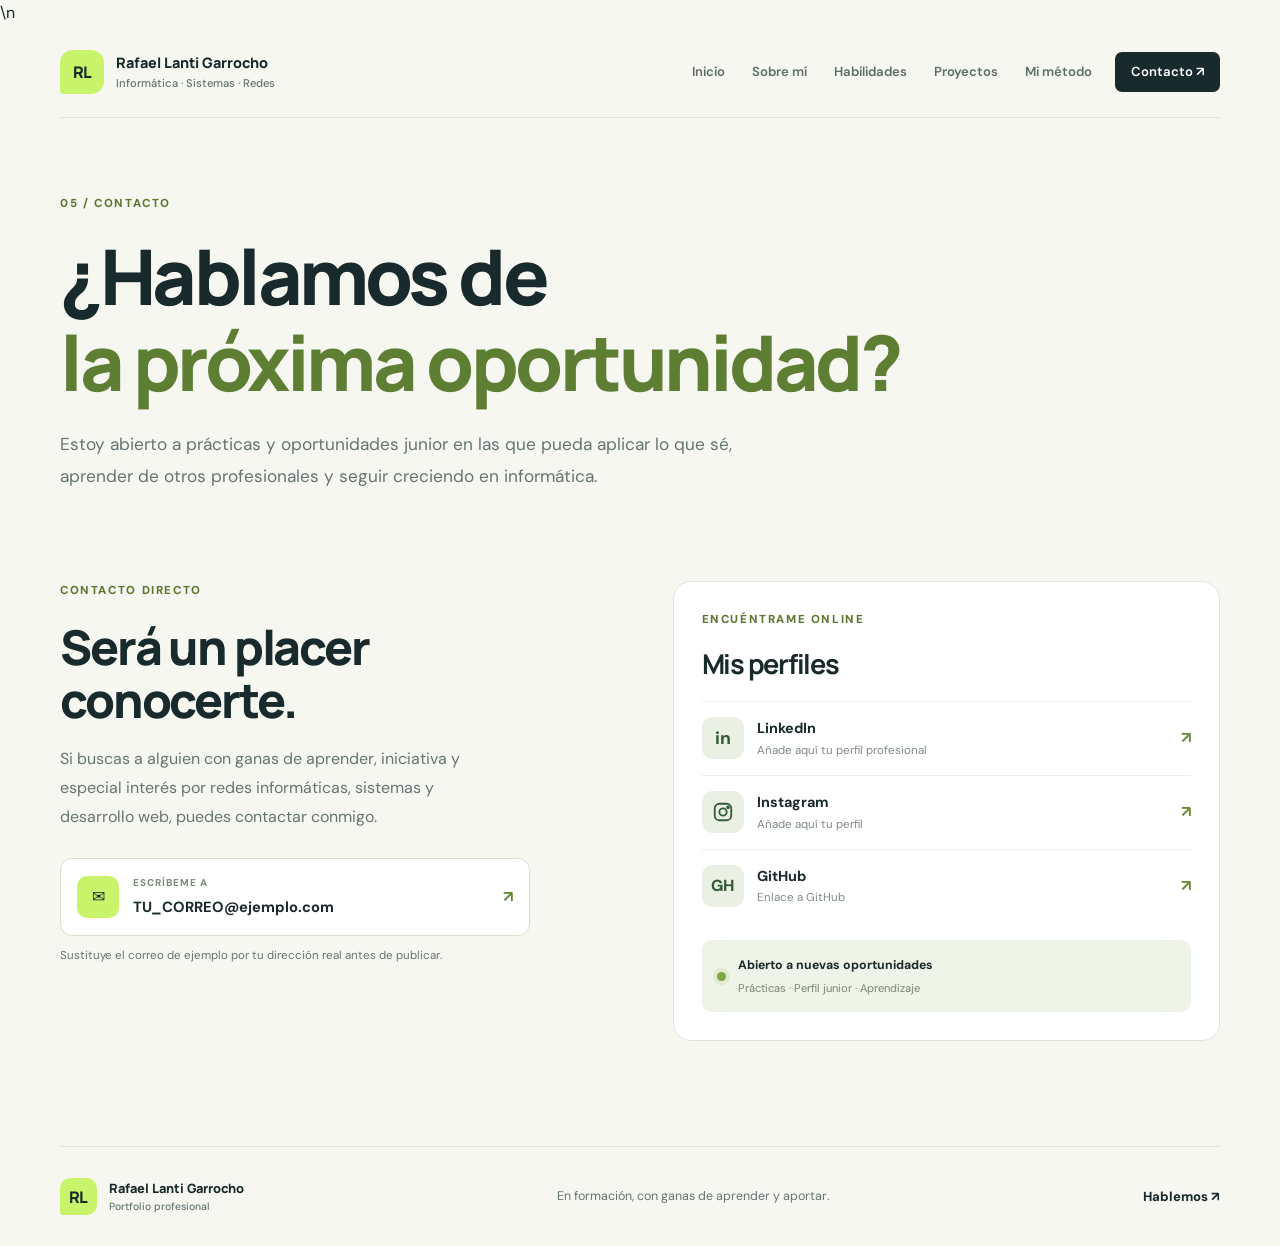
<file: contacto.html>
<!DOCTYPE html>
<html lang="es"><head><meta charset="UTF-8"><meta name="viewport" content="width=device-width, initial-scale=1.0"><meta name="description" content="Contacta con Rafael Lanti Garrocho para oportunidades junior, prácticas y colaboraciones."><title>Contacto | Rafael Lanti Garrocho</title><link rel="stylesheet" href="css/styles.css">\n<link rel="stylesheet" href="css/paginas/contacto.css"></head>
<body><header class="site-header">
<a class="brand" href="index.html"><span class="brand-mark">RL</span><span class="brand-name">Rafael Lanti Garrocho<small>Informática · Sistemas · Redes</small></span></a>
<nav class="nav" aria-label="Navegación principal">
<a href="index.html" class="">Inicio</a><a href="sobre-mi.html" class="">Sobre mí</a><a href="habilidades.html" class="">Habilidades</a><a href="proyectos.html" class="">Proyectos</a><a href="proceso.html" class="">Mi método</a><a class="nav-contact" href="contacto.html">Contacto ↗</a>
</nav></header><main>
<section class="inner-hero wrap"><p class="eyebrow">05 / CONTACTO</p><h1>¿Hablamos de<br><span>la próxima oportunidad?</span></h1><p class="inner-lead">Estoy abierto a prácticas y oportunidades junior en las que pueda aplicar lo que sé, aprender de otros profesionales y seguir creciendo en informática.</p></section>
<section class="section wrap contact-layout"><div class="contact-main"><p class="eyebrow">CONTACTO DIRECTO</p><h2>Será un placer<br>conocerte.</h2><p>Si buscas a alguien con ganas de aprender, iniciativa y especial interés por redes informáticas, sistemas y desarrollo web, puedes contactar conmigo.</p><a class="email-button" href="mailto:TU_CORREO@ejemplo.com"><span class="email-icon">✉</span><span><small>ESCRÍBEME A</small><strong>TU_CORREO@ejemplo.com</strong></span><b>↗</b></a><p class="replace-note">Sustituye el correo de ejemplo por tu dirección real antes de publicar.</p></div>
<div class="social-panel"><p class="eyebrow">ENCUÉNTRAME ONLINE</p><h3>Mis perfiles</h3>
<!-- Reemplaza los href de LinkedIn e Instagram con las URL reales. -->
<a class="social-row" href="https://www.linkedin.com/in/rafael-lanti-garrocho-1a99183ab?utm_source=share_via&utm_content=profile&utm_medium=member_ios" target="_blank" rel="noopener noreferrer"><span class="social-logo linkedin-logo">in</span><span><strong>LinkedIn</strong><small>Añade aquí tu perfil profesional</small></span><b>↗</b></a>
<a class="social-row" href="https://www.instagram.com/_rafa_07_?rpxt=ZnczYmphZ2oycDF4&utm_source=qr" target="_blank" rel="noopener noreferrer"><span class="social-logo instagram-logo"><svg viewBox="0 0 24 24" aria-hidden="true"><rect x="3" y="3" width="18" height="18" rx="5"></rect><circle cx="12" cy="12" r="4"></circle><circle cx="17.5" cy="6.8" r="1"></circle></svg></span><span><strong>Instagram</strong><small>Añade aquí tu perfil</small></span><b>↗</b></a>
<a class="social-row" href="https://github.com/" target="_blank" rel="noopener noreferrer"><span class="social-logo">GH</span><span><strong>GitHub</strong><small>Enlace a GitHub</small></span><b>↗</b></a>
<div class="availability-box"><i></i><span><strong>Abierto a nuevas oportunidades</strong><small>Prácticas · Perfil junior · Aprendizaje</small></span></div></div></section>
</main><footer class="site-footer"><a class="brand" href="index.html"><span class="brand-mark">RL</span><span class="brand-name">Rafael Lanti Garrocho<small>Portfolio profesional</small></span></a><p>En formación, con ganas de aprender y aportar.</p><a href="contacto.html">Hablemos ↗</a></footer></body></html>
</file>
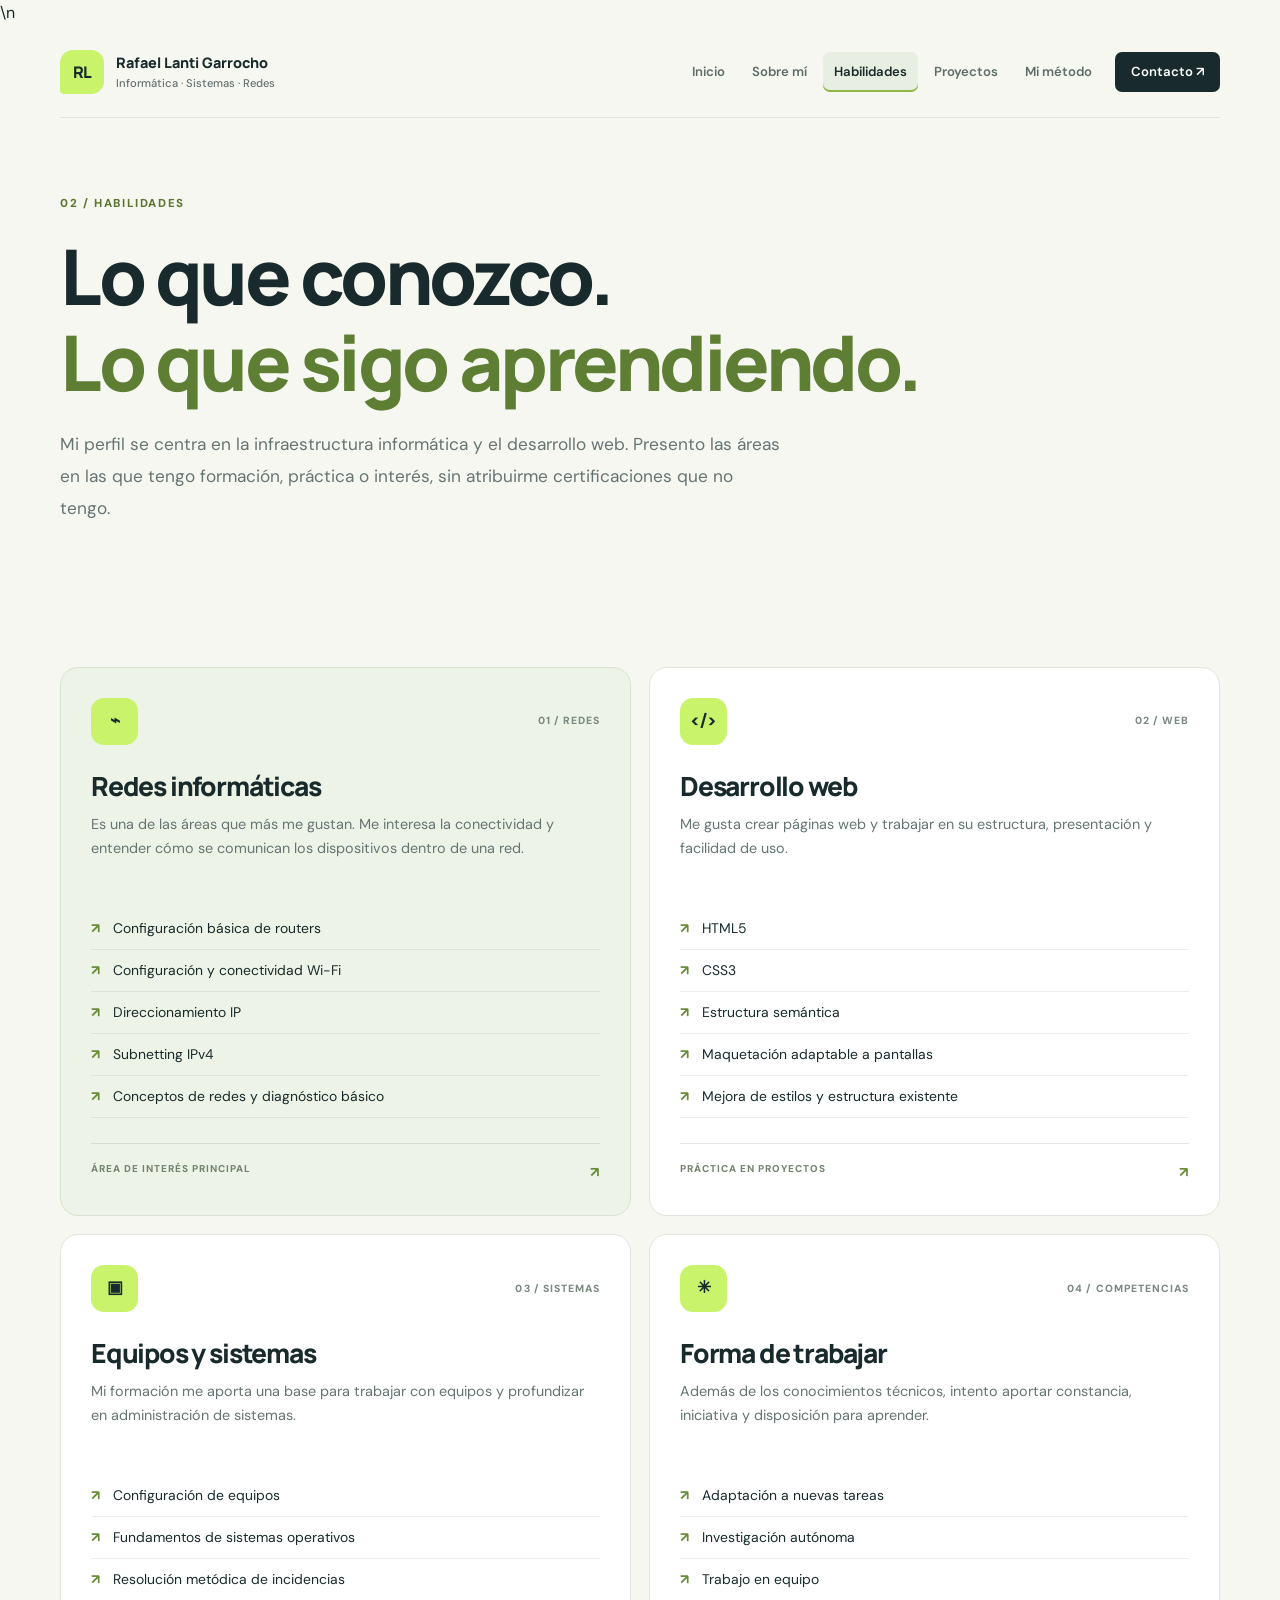
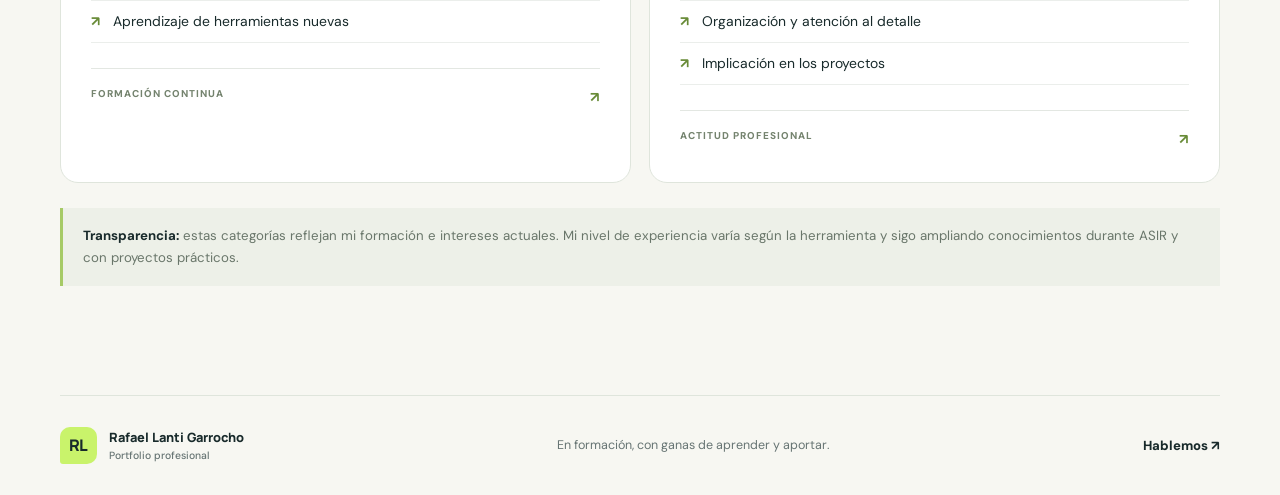
<file: habilidades.html>
<!DOCTYPE html>
<html lang="es"><head><meta charset="UTF-8"><meta name="viewport" content="width=device-width, initial-scale=1.0"><meta name="description" content="Competencias en redes informáticas, sistemas y desarrollo web de Rafael Lanti Garrocho."><title>Habilidades | Rafael Lanti Garrocho</title><link rel="stylesheet" href="css/styles.css">\n<link rel="stylesheet" href="css/paginas/habilidades.css"></head>
<body><header class="site-header">
<a class="brand" href="index.html"><span class="brand-mark">RL</span><span class="brand-name">Rafael Lanti Garrocho<small>Informática · Sistemas · Redes</small></span></a>
<nav class="nav" aria-label="Navegación principal">
<a href="index.html" class="">Inicio</a><a href="sobre-mi.html" class="">Sobre mí</a><a href="habilidades.html" class="active">Habilidades</a><a href="proyectos.html" class="">Proyectos</a><a href="proceso.html" class="">Mi método</a><a class="nav-contact" href="contacto.html">Contacto ↗</a>
</nav></header><main>
<section class="inner-hero wrap"><p class="eyebrow">02 / HABILIDADES</p><h1>Lo que conozco.<br><span>Lo que sigo aprendiendo.</span></h1><p class="inner-lead">Mi perfil se centra en la infraestructura informática y el desarrollo web. Presento las áreas en las que tengo formación, práctica o interés, sin atribuirme certificaciones que no tengo.</p></section>
<section class="section wrap"><div class="skills-grid">
<article class="skill-card skill-featured"><div class="skill-heading"><span>⌁</span><small>01 / REDES</small></div><h2>Redes informáticas</h2><p>Es una de las áreas que más me gustan. Me interesa la conectividad y entender cómo se comunican los dispositivos dentro de una red.</p><ul><li>Configuración básica de routers</li><li>Configuración y conectividad Wi-Fi</li><li>Direccionamiento IP</li><li>Subnetting IPv4</li><li>Conceptos de redes y diagnóstico básico</li></ul><div class="skill-bottom">ÁREA DE INTERÉS PRINCIPAL <b>↗</b></div></article>
<article class="skill-card"><div class="skill-heading"><span>&lt;/&gt;</span><small>02 / WEB</small></div><h2>Desarrollo web</h2><p>Me gusta crear páginas web y trabajar en su estructura, presentación y facilidad de uso.</p><ul><li>HTML5</li><li>CSS3</li><li>Estructura semántica</li><li>Maquetación adaptable a pantallas</li><li>Mejora de estilos y estructura existente</li></ul><div class="skill-bottom">PRÁCTICA EN PROYECTOS <b>↗</b></div></article>
<article class="skill-card"><div class="skill-heading"><span>▣</span><small>03 / SISTEMAS</small></div><h2>Equipos y sistemas</h2><p>Mi formación me aporta una base para trabajar con equipos y profundizar en administración de sistemas.</p><ul><li>Configuración de equipos</li><li>Fundamentos de sistemas operativos</li><li>Resolución metódica de incidencias</li><li>Aprendizaje de herramientas nuevas</li></ul><div class="skill-bottom">FORMACIÓN CONTINUA <b>↗</b></div></article>
<article class="skill-card"><div class="skill-heading"><span>✳</span><small>04 / COMPETENCIAS</small></div><h2>Forma de trabajar</h2><p>Además de los conocimientos técnicos, intento aportar constancia, iniciativa y disposición para aprender.</p><ul><li>Adaptación a nuevas tareas</li><li>Investigación autónoma</li><li>Trabajo en equipo</li><li>Organización y atención al detalle</li><li>Implicación en los proyectos</li></ul><div class="skill-bottom">ACTITUD PROFESIONAL <b>↗</b></div></article>
</div><p class="disclaimer"><strong>Transparencia:</strong> estas categorías reflejan mi formación e intereses actuales. Mi nivel de experiencia varía según la herramienta y sigo ampliando conocimientos durante ASIR y con proyectos prácticos.</p></section>
</main><footer class="site-footer"><a class="brand" href="index.html"><span class="brand-mark">RL</span><span class="brand-name">Rafael Lanti Garrocho<small>Portfolio profesional</small></span></a><p>En formación, con ganas de aprender y aportar.</p><a href="contacto.html">Hablemos ↗</a></footer></body></html>
</file>
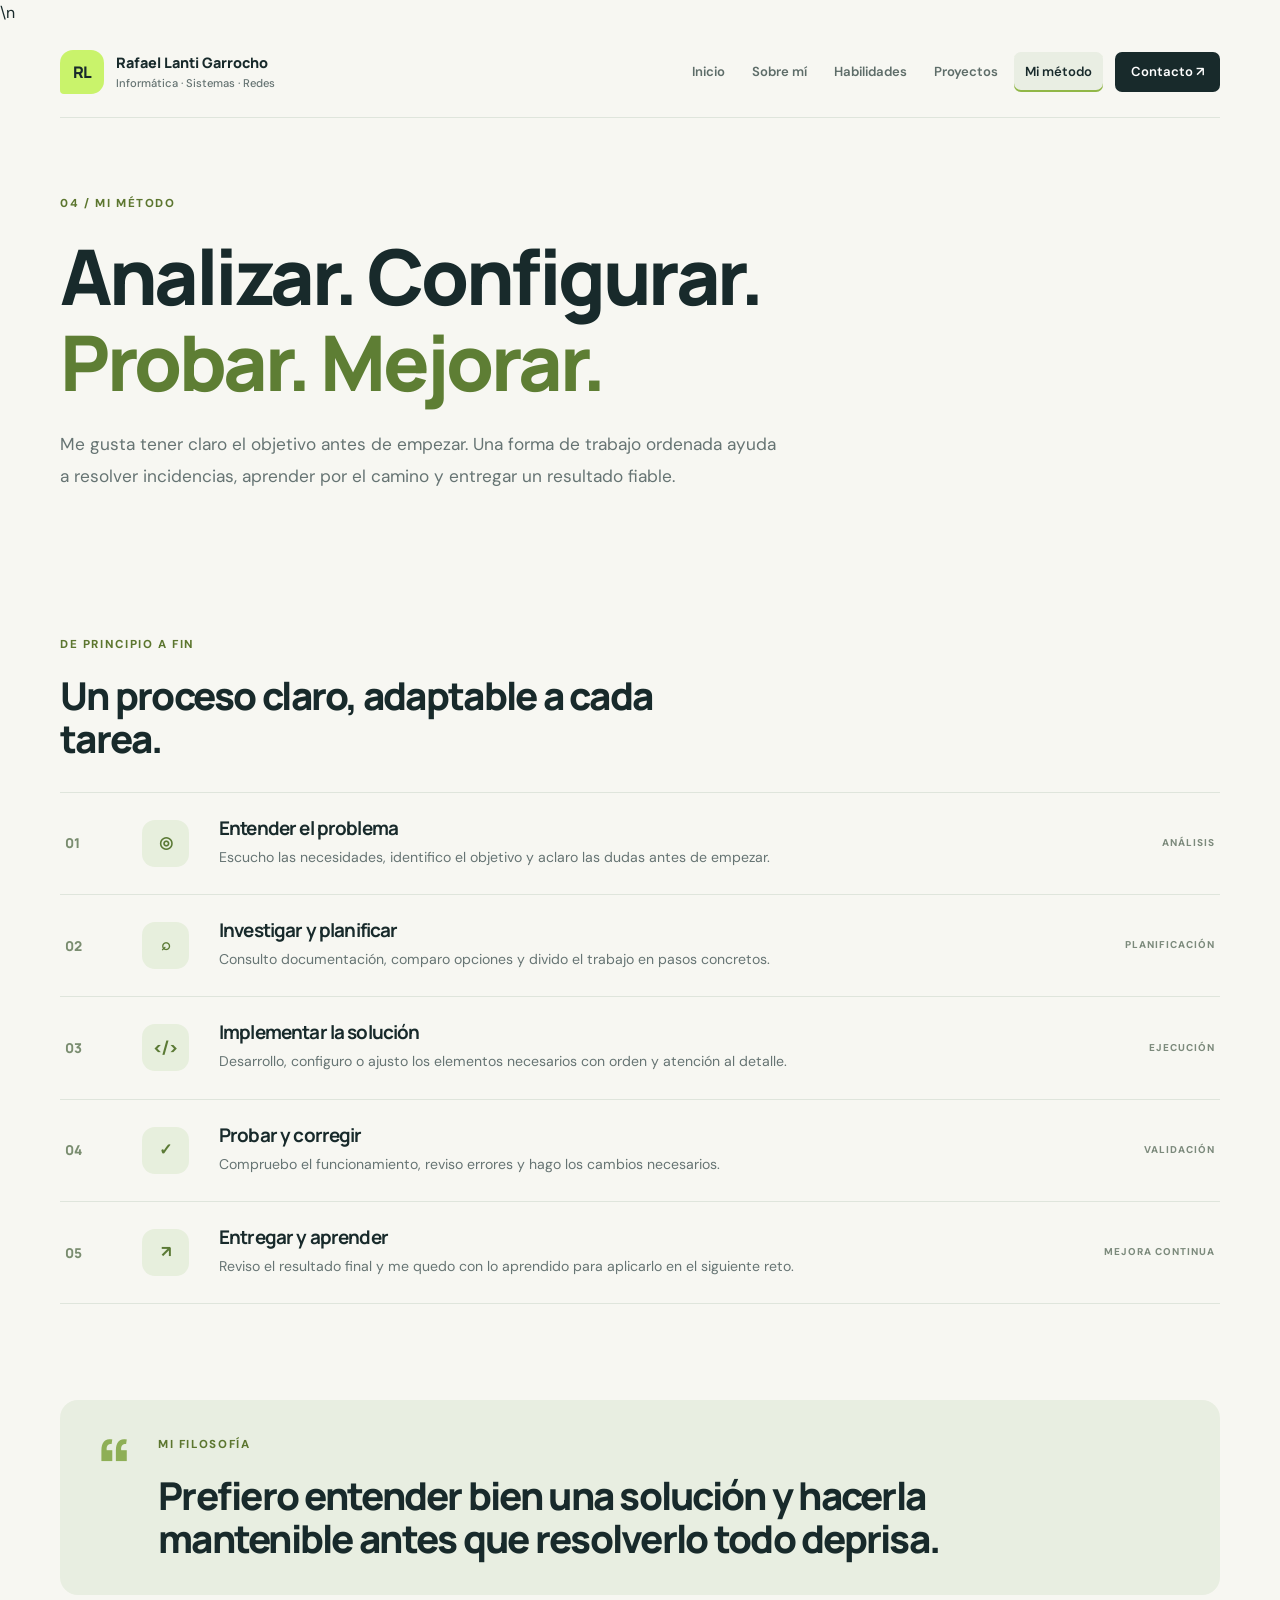
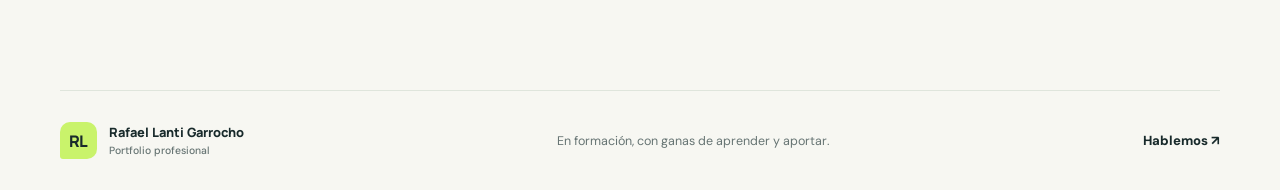
<file: proceso.html>
<!DOCTYPE html>
<html lang="es"><head><meta charset="UTF-8"><meta name="viewport" content="width=device-width, initial-scale=1.0"><meta name="description" content="Metodología de trabajo de Rafael Lanti Garrocho para abordar proyectos informáticos."><title>Mi método | Rafael Lanti Garrocho</title><link rel="stylesheet" href="css/styles.css">\n<link rel="stylesheet" href="css/paginas/proceso.css"></head>
<body><header class="site-header">
<a class="brand" href="index.html"><span class="brand-mark">RL</span><span class="brand-name">Rafael Lanti Garrocho<small>Informática · Sistemas · Redes</small></span></a>
<nav class="nav" aria-label="Navegación principal">
<a href="index.html" class="">Inicio</a><a href="sobre-mi.html" class="">Sobre mí</a><a href="habilidades.html" class="">Habilidades</a><a href="proyectos.html" class="">Proyectos</a><a href="proceso.html" class="active">Mi método</a><a class="nav-contact" href="contacto.html">Contacto ↗</a>
</nav></header><main>
<section class="inner-hero wrap"><p class="eyebrow">04 / MI MÉTODO</p><h1>Analizar. Configurar.<br><span>Probar. Mejorar.</span></h1><p class="inner-lead">Me gusta tener claro el objetivo antes de empezar. Una forma de trabajo ordenada ayuda a resolver incidencias, aprender por el camino y entregar un resultado fiable.</p></section>
<section class="section wrap"><div class="method-intro"><p class="eyebrow">DE PRINCIPIO A FIN</p><h2>Un proceso claro, adaptable a cada tarea.</h2></div><div class="method-steps">
<article><span class="method-num">01</span><span class="method-symbol">◎</span><div><h3>Entender el problema</h3><p>Escucho las necesidades, identifico el objetivo y aclaro las dudas antes de empezar.</p></div><small>ANÁLISIS</small></article>
<article><span class="method-num">02</span><span class="method-symbol">⌕</span><div><h3>Investigar y planificar</h3><p>Consulto documentación, comparo opciones y divido el trabajo en pasos concretos.</p></div><small>PLANIFICACIÓN</small></article>
<article><span class="method-num">03</span><span class="method-symbol">&lt;/&gt;</span><div><h3>Implementar la solución</h3><p>Desarrollo, configuro o ajusto los elementos necesarios con orden y atención al detalle.</p></div><small>EJECUCIÓN</small></article>
<article><span class="method-num">04</span><span class="method-symbol">✓</span><div><h3>Probar y corregir</h3><p>Compruebo el funcionamiento, reviso errores y hago los cambios necesarios.</p></div><small>VALIDACIÓN</small></article>
<article><span class="method-num">05</span><span class="method-symbol">↗</span><div><h3>Entregar y aprender</h3><p>Reviso el resultado final y me quedo con lo aprendido para aplicarlo en el siguiente reto.</p></div><small>MEJORA CONTINUA</small></article>
</div></section><section class="method-callout wrap"><span>“</span><div><p class="eyebrow">MI FILOSOFÍA</p><h2>Prefiero entender bien una solución y hacerla mantenible antes que resolverlo todo deprisa.</h2></div></section>
</main><footer class="site-footer"><a class="brand" href="index.html"><span class="brand-mark">RL</span><span class="brand-name">Rafael Lanti Garrocho<small>Portfolio profesional</small></span></a><p>En formación, con ganas de aprender y aportar.</p><a href="contacto.html">Hablemos ↗</a></footer></body></html>
</file>
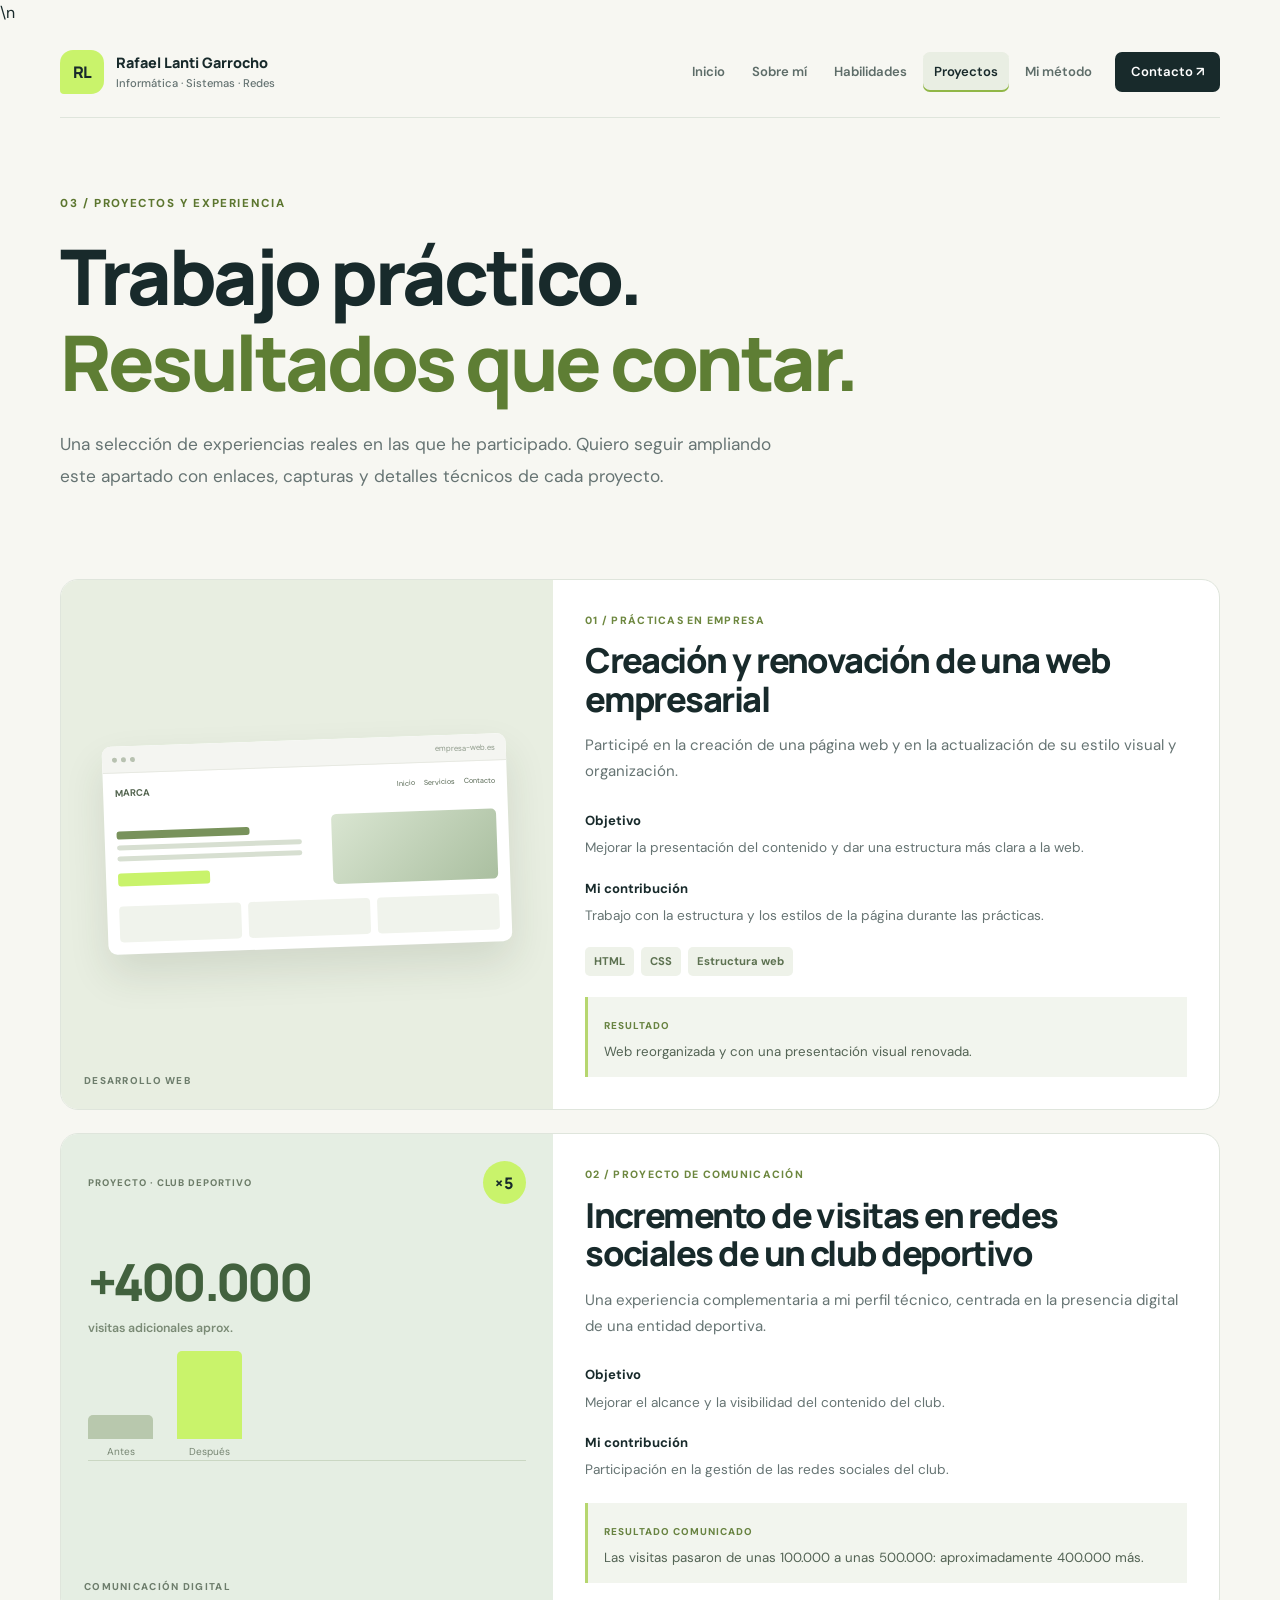
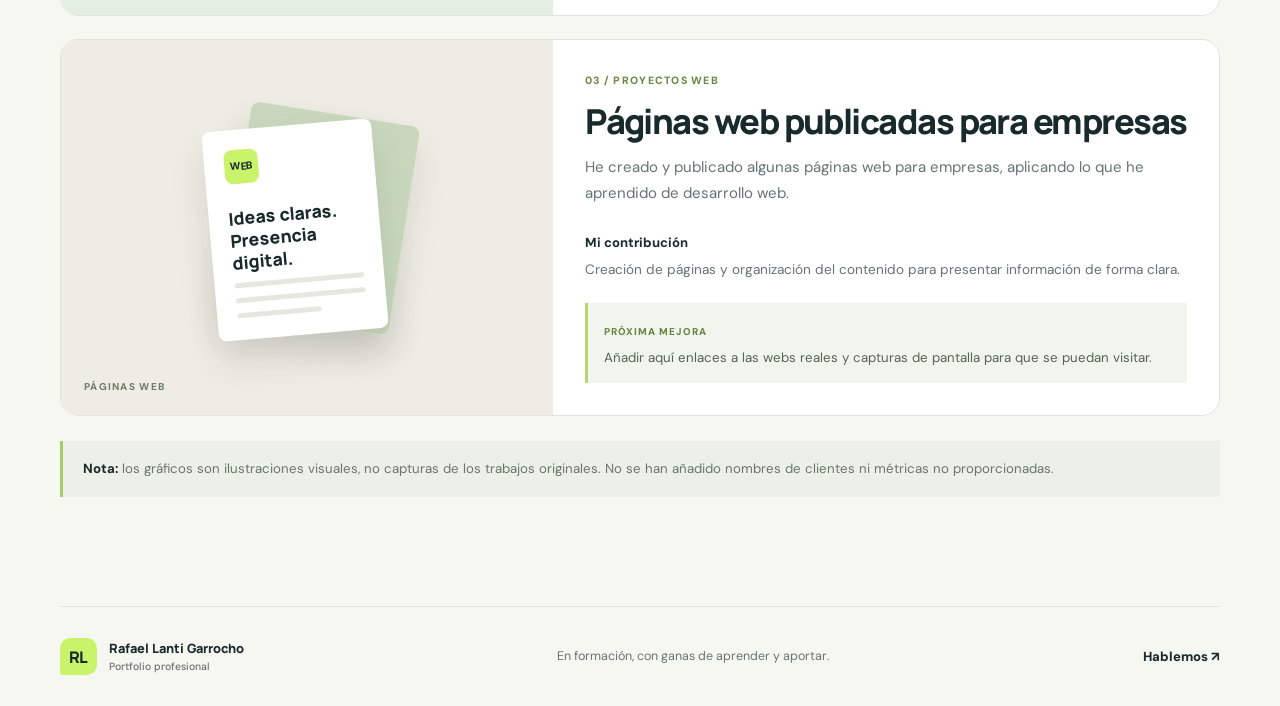
<file: proyectos.html>
<!DOCTYPE html>
<html lang="es"><head><meta charset="UTF-8"><meta name="viewport" content="width=device-width, initial-scale=1.0"><meta name="description" content="Proyectos y experiencias prácticas de Rafael Lanti Garrocho en desarrollo web y comunicación digital."><title>Proyectos | Rafael Lanti Garrocho</title><link rel="stylesheet" href="css/styles.css">\n<link rel="stylesheet" href="css/paginas/proyectos.css"></head>
<body><header class="site-header">
<a class="brand" href="index.html"><span class="brand-mark">RL</span><span class="brand-name">Rafael Lanti Garrocho<small>Informática · Sistemas · Redes</small></span></a>
<nav class="nav" aria-label="Navegación principal">
<a href="index.html" class="">Inicio</a><a href="sobre-mi.html" class="">Sobre mí</a><a href="habilidades.html" class="">Habilidades</a><a href="proyectos.html" class="active">Proyectos</a><a href="proceso.html" class="">Mi método</a><a class="nav-contact" href="contacto.html">Contacto ↗</a>
</nav></header><main>
<section class="inner-hero wrap"><p class="eyebrow">03 / PROYECTOS Y EXPERIENCIA</p><h1>Trabajo práctico.<br><span>Resultados que contar.</span></h1><p class="inner-lead">Una selección de experiencias reales en las que he participado. Quiero seguir ampliando este apartado con enlaces, capturas y detalles técnicos de cada proyecto.</p></section>
<section class="section wrap projects-list">
<article class="project"><div class="project-art project-art-web"><div class="browser-frame"><div class="browser-top"><i></i><i></i><i></i><span>empresa-web.es</span></div><div class="browser-page"><div class="browser-nav"><b>MARCA</b><span>Inicio　 Servicios　 Contacto</span></div><div class="browser-hero"><div><i></i><i></i><i></i><b></b></div><div class="browser-image"></div></div><div class="browser-cards"><i></i><i></i><i></i></div></div></div><span class="art-tag">DESARROLLO WEB</span></div><div class="project-content"><p class="project-kicker">01 / PRÁCTICAS EN EMPRESA</p><h2>Creación y renovación de una web empresarial</h2><p>Participé en la creación de una página web y en la actualización de su estilo visual y organización.</p><div class="project-detail"><strong>Objetivo</strong><p>Mejorar la presentación del contenido y dar una estructura más clara a la web.</p></div><div class="project-detail"><strong>Mi contribución</strong><p>Trabajo con la estructura y los estilos de la página durante las prácticas.</p></div><div class="project-tags"><span>HTML</span><span>CSS</span><span>Estructura web</span></div><div class="project-result"><small>RESULTADO</small><p>Web reorganizada y con una presentación visual renovada.</p></div></div></article>
<article class="project"><div class="project-art project-art-growth"><div class="growth-top"><span>PROYECTO · CLUB DEPORTIVO</span><b>×5</b></div><div class="big-growth">+400.000<small>visitas adicionales aprox.</small></div><div class="growth-bars"><div><span></span><small>Antes</small></div><div><span></span><small>Después</small></div></div><span class="art-tag">COMUNICACIÓN DIGITAL</span></div><div class="project-content"><p class="project-kicker">02 / PROYECTO DE COMUNICACIÓN</p><h2>Incremento de visitas en redes sociales de un club deportivo</h2><p>Una experiencia complementaria a mi perfil técnico, centrada en la presencia digital de una entidad deportiva.</p><div class="project-detail"><strong>Objetivo</strong><p>Mejorar el alcance y la visibilidad del contenido del club.</p></div><div class="project-detail"><strong>Mi contribución</strong><p>Participación en la gestión de las redes sociales del club.</p></div><div class="project-result"><small>RESULTADO COMUNICADO</small><p>Las visitas pasaron de unas 100.000 a unas 500.000: aproximadamente 400.000 más.</p></div></div></article>
<article class="project"><div class="project-art project-art-sites"><div class="site-stack"><div class="site-sheet sheet-back"></div><div class="site-sheet sheet-front"><span>WEB</span><b>Ideas claras.<br>Presencia digital.</b><i></i><i></i><i></i></div></div><span class="art-tag">PÁGINAS WEB</span></div><div class="project-content"><p class="project-kicker">03 / PROYECTOS WEB</p><h2>Páginas web publicadas para empresas</h2><p>He creado y publicado algunas páginas web para empresas, aplicando lo que he aprendido de desarrollo web.</p><div class="project-detail"><strong>Mi contribución</strong><p>Creación de páginas y organización del contenido para presentar información de forma clara.</p></div><div class="project-result"><small>PRÓXIMA MEJORA</small><p>Añadir aquí enlaces a las webs reales y capturas de pantalla para que se puedan visitar.</p></div></div></article>
<p class="disclaimer"><strong>Nota:</strong> los gráficos son ilustraciones visuales, no capturas de los trabajos originales. No se han añadido nombres de clientes ni métricas no proporcionadas.</p></section>
</main><footer class="site-footer"><a class="brand" href="index.html"><span class="brand-mark">RL</span><span class="brand-name">Rafael Lanti Garrocho<small>Portfolio profesional</small></span></a><p>En formación, con ganas de aprender y aportar.</p><a href="contacto.html">Hablemos ↗</a></footer></body></html>
</file>
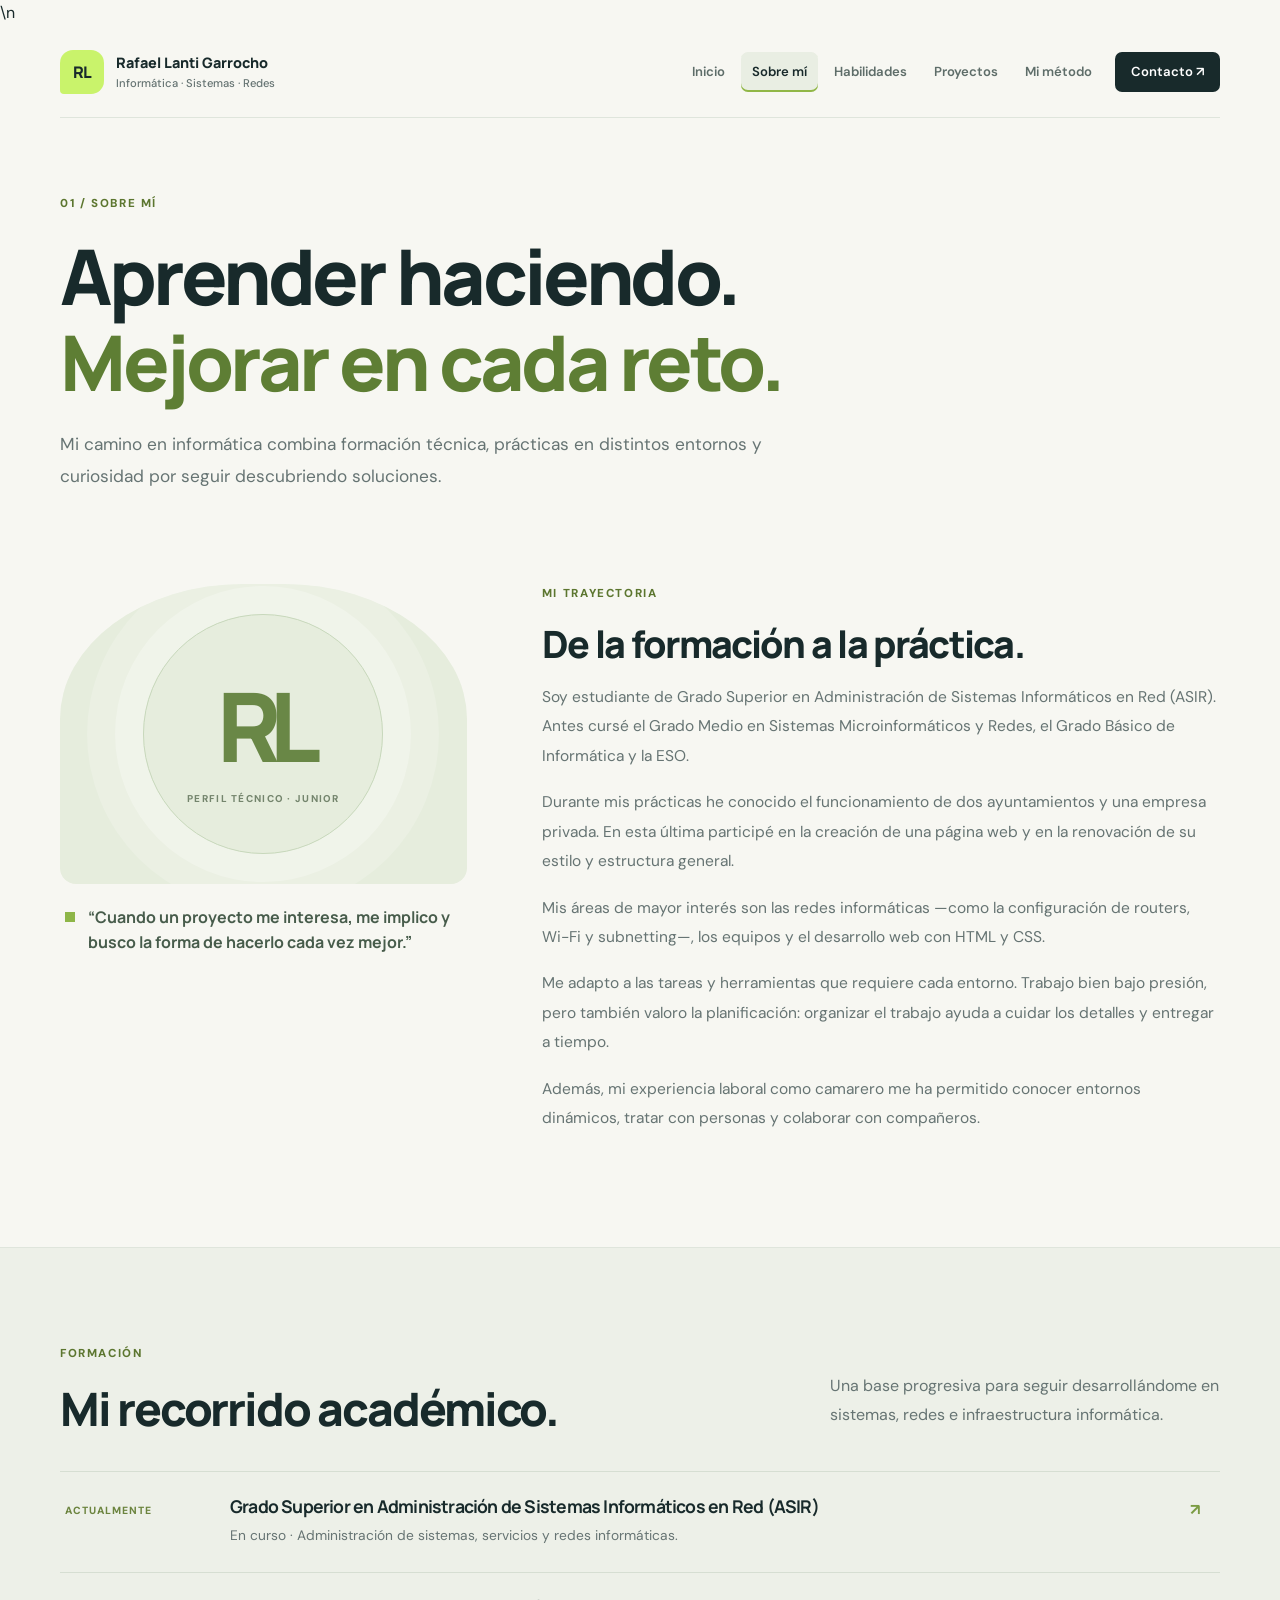
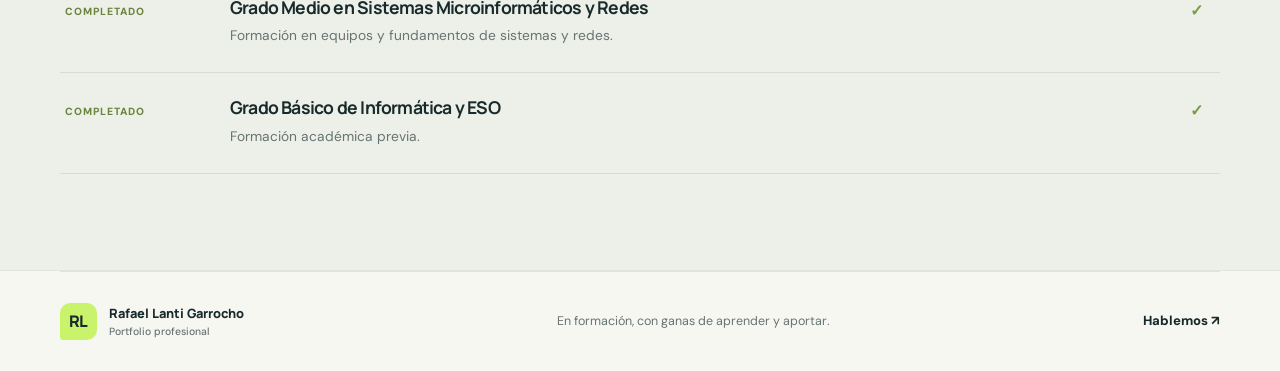
<file: sobre-mi.html>
<!DOCTYPE html>
<html lang="es"><head><meta charset="UTF-8"><meta name="viewport" content="width=device-width, initial-scale=1.0"><meta name="description" content="Trayectoria, formación y filosofía de trabajo de Rafael Lanti Garrocho."><title>Sobre mí | Rafael Lanti Garrocho</title><link rel="stylesheet" href="css/styles.css">\n<link rel="stylesheet" href="css/paginas/sobre-mi.css"></head>
<body><header class="site-header">
<a class="brand" href="index.html"><span class="brand-mark">RL</span><span class="brand-name">Rafael Lanti Garrocho<small>Informática · Sistemas · Redes</small></span></a>
<nav class="nav" aria-label="Navegación principal">
<a href="index.html" class="">Inicio</a><a href="sobre-mi.html" class="active">Sobre mí</a><a href="habilidades.html" class="">Habilidades</a><a href="proyectos.html" class="">Proyectos</a><a href="proceso.html" class="">Mi método</a><a class="nav-contact" href="contacto.html">Contacto ↗</a>
</nav></header><main>
<section class="inner-hero wrap"><p class="eyebrow">01 / SOBRE MÍ</p><h1>Aprender haciendo.<br><span>Mejorar en cada reto.</span></h1><p class="inner-lead">Mi camino en informática combina formación técnica, prácticas en distintos entornos y curiosidad por seguir descubriendo soluciones.</p></section>
<section class="section wrap about-layout"><div class="about-aside"><div class="portrait-placeholder"><span>RL</span><small>PERFIL TÉCNICO · JUNIOR</small><i></i></div><div class="aside-note"><b></b><p>“Cuando un proyecto me interesa, me implico y busco la forma de hacerlo cada vez mejor.”</p></div></div>
<div class="about-text"><p class="eyebrow">MI TRAYECTORIA</p><h2>De la formación a la práctica.</h2><p>Soy estudiante de Grado Superior en Administración de Sistemas Informáticos en Red (ASIR). Antes cursé el Grado Medio en Sistemas Microinformáticos y Redes, el Grado Básico de Informática y la ESO.</p><p>Durante mis prácticas he conocido el funcionamiento de dos ayuntamientos y una empresa privada. En esta última participé en la creación de una página web y en la renovación de su estilo y estructura general.</p><p>Mis áreas de mayor interés son las redes informáticas —como la configuración de routers, Wi-Fi y subnetting—, los equipos y el desarrollo web con HTML y CSS.</p><p>Me adapto a las tareas y herramientas que requiere cada entorno. Trabajo bien bajo presión, pero también valoro la planificación: organizar el trabajo ayuda a cuidar los detalles y entregar a tiempo.</p><p>Además, mi experiencia laboral como camarero me ha permitido conocer entornos dinámicos, tratar con personas y colaborar con compañeros.</p></div></section>
<section class="section section-soft"><div class="wrap"><div class="section-intro"><div><p class="eyebrow">FORMACIÓN</p><h2>Mi recorrido académico.</h2></div><p>Una base progresiva para seguir desarrollándome en sistemas, redes e infraestructura informática.</p></div><div class="education-list">
<article><small>ACTUALMENTE</small><div><h3>Grado Superior en Administración de Sistemas Informáticos en Red (ASIR)</h3><p>En curso · Administración de sistemas, servicios y redes informáticas.</p></div><b>↗</b></article>
<article><small>COMPLETADO</small><div><h3>Grado Medio en Sistemas Microinformáticos y Redes</h3><p>Formación en equipos y fundamentos de sistemas y redes.</p></div><b>✓</b></article>
<article><small>COMPLETADO</small><div><h3>Grado Básico de Informática y ESO</h3><p>Formación académica previa.</p></div><b>✓</b></article>
</div></div></section>
</main><footer class="site-footer"><a class="brand" href="index.html"><span class="brand-mark">RL</span><span class="brand-name">Rafael Lanti Garrocho<small>Portfolio profesional</small></span></a><p>En formación, con ganas de aprender y aportar.</p><a href="contacto.html">Hablemos ↗</a></footer></body></html>
</file>
<file: css/styles.css>
/* PORTFOLIO DE RAFAEL LANTI GARROCHO
   Estilos compartidos. Edita las variables para cambiar la paleta. */
@import url('https://fonts.googleapis.com/css2?family=DM+Sans:wght@400;500;600;700&family=Manrope:wght@400;500;600;700;800&display=swap');
:root{--paper:#f7f7f2;--white:#fff;--ink:#182a2b;--muted:#667473;--green:#c9f36b;--green-dark:#2d4c35;--mint:#e6f2df;--line:#dfe5dc;--soft:#eef1e9;--max:1160px;--radius:18px}
*{box-sizing:border-box}html{scroll-behavior:smooth}body{margin:0;color:var(--ink);background:var(--paper);font-family:'DM Sans',sans-serif;line-height:1.65;-webkit-font-smoothing:antialiased}a{color:inherit;text-decoration:none}a:focus-visible{outline:3px solid #799e37;outline-offset:4px}p{color:var(--muted);margin-top:0}h1,h2,h3{font-family:'Manrope',sans-serif;line-height:1.12;letter-spacing:-.045em;margin-top:0}h1{font-size:clamp(2.8rem,6.5vw,5.5rem);font-weight:800;margin-bottom:24px}h2{font-size:clamp(1.9rem,3.6vw,3.15rem);font-weight:800;margin-bottom:18px}h3{font-size:1.35rem;margin-bottom:12px}.wrap{width:min(var(--max),calc(100% - 48px));margin-inline:auto}.eyebrow{display:flex;align-items:center;gap:10px;color:#5c762f;font-size:.72rem;font-weight:800;letter-spacing:.14em;margin:0 0 20px}.eyebrow i{width:25px;height:3px;background:#8db83f;display:inline-block}h1 span,h2 span{color:#5e7e34}
/* Navegación */
.site-header{width:min(var(--max),calc(100% - 48px));min-height:92px;margin:auto;display:flex;align-items:center;justify-content:space-between;gap:30px;border-bottom:1px solid var(--line)}.brand{display:inline-flex;align-items:center;gap:12px;flex-shrink:0}.brand-mark{display:grid;place-items:center;width:44px;height:44px;background:var(--green);color:var(--ink);font:800 1rem 'Manrope',sans-serif;border-radius:13px 13px 13px 4px;letter-spacing:-.06em}.brand-name{font:800 .9rem 'Manrope',sans-serif;line-height:1.25}.brand-name small{display:block;margin-top:4px;font:500 .7rem 'DM Sans',sans-serif;color:var(--muted)}.nav{display:flex;align-items:center;justify-content:flex-end;flex-wrap:wrap;gap:5px}.nav a{padding:9px 11px;color:#5e6d69;font-size:.82rem;font-weight:600;border-radius:7px;transition:.2s}.nav a:hover,.nav a.active{color:var(--ink);background:#e9eee3}.nav a.active{box-shadow:inset 0 -2px #91b747}.nav .nav-contact{background:var(--ink);color:white;padding-inline:16px;margin-left:7px}.nav .nav-contact:hover{background:#36514b}
/* Inicio */
.hero{display:grid;grid-template-columns:1.03fr .97fr;gap:45px;align-items:center;padding-block:76px 80px;min-height:610px}.hero h1 span{color:#66863a}.hero-intro{max-width:570px;font-size:1.08rem;line-height:1.85}.hero-buttons{display:flex;align-items:center;flex-wrap:wrap;gap:24px;margin:31px 0 32px}.button{display:inline-flex;align-items:center;justify-content:center;gap:20px;padding:14px 19px;border-radius:8px;font-size:.9rem;font-weight:700;transition:transform .2s,background .2s}.button:hover{transform:translateY(-2px)}.button-dark{background:var(--ink);color:white}.button-dark:hover{background:#35504a}.text-link{font-size:.9rem;font-weight:700}.text-link:hover{color:#5e7e34}.hero-proof{display:flex;gap:13px;align-items:center;border-top:1px solid var(--line);padding-top:20px;max-width:470px}.proof-icon{display:grid;place-items:center;width:37px;height:37px;flex-shrink:0;border-radius:50%;background:var(--mint);color:#4e7030;font-weight:700}.hero-proof p{font-size:.8rem;line-height:1.5;margin:0}.hero-proof strong{color:var(--ink);font-size:.86rem}
.hero-visual{position:relative;min-height:440px;display:grid;place-items:center;background:#e9eee3;border-radius:46% 46% 18px 18px;overflow:hidden}.visual-label{position:absolute;z-index:3;display:flex;align-items:center;gap:8px;font-size:.62rem;font-weight:800;letter-spacing:.12em;color:#66766b}.label-top{top:25px;left:28px}.label-bottom{bottom:23px;left:28px}.visual-label i{width:7px;height:7px;border-radius:50%;background:#7fa640;box-shadow:0 0 0 4px #d8e5ca}.network-art{width:100%;height:370px;position:relative}.network-ring{position:absolute;border:1px solid rgba(62,91,68,.17);border-radius:50%;left:50%;top:50%;transform:translate(-50%,-50%)}.ring-a{width:285px;height:285px}.ring-b{width:205px;height:205px;border-style:dashed}.network-center{position:absolute;left:50%;top:50%;transform:translate(-50%,-50%);width:90px;height:90px;border-radius:50%;background:var(--ink);display:flex;align-items:center;justify-content:center;flex-direction:column;color:var(--green);box-shadow:0 12px 30px #182a2b2b}.network-center b{font:800 1.55rem 'Manrope',sans-serif;letter-spacing:-.08em}.network-center small{color:#e0e9dc;font-size:.5rem;letter-spacing:.12em}.node{position:absolute;z-index:2;display:flex;flex-direction:column;justify-content:center;align-items:center;width:104px;height:98px;border-radius:14px;border:1px solid #2c463326;background:#fffffff0;box-shadow:0 12px 24px #2a3e2a12}.node>b{font-size:.68rem;letter-spacing:.06em;margin-top:4px}.node small{color:#819087;font-size:.62rem}.node>span{color:#577b37;font-size:1.55rem;line-height:1.2;font-weight:700}.node-router{top:50px;left:calc(50% - 52px)}.node-wifi{top:143px;right:7%}.node-pc{bottom:28px;left:calc(50% - 52px)}.node-code{top:143px;left:7%}.connection{position:absolute;z-index:0;left:50%;top:50%;height:1px;width:120px;transform-origin:left;background:repeating-linear-gradient(90deg,#8eaa76 0 5px,transparent 5px 10px)}.c1{transform:rotate(-90deg);width:98px}.c2{transform:rotate(0);width:105px}.c3{transform:rotate(90deg);width:98px}.c4{transform:rotate(180deg);width:105px}
/* Datos y tarjetas */
.stat-strip{background:var(--ink);color:white}.stat-grid{display:grid;grid-template-columns:.8fr .8fr 1.4fr;padding-block:26px}.stat-item{display:flex;flex-direction:column;justify-content:center;padding:7px 30px;border-right:1px solid #ffffff2e}.stat-item:first-child{padding-left:0}.stat-item:last-child{border:0}.stat-item strong{font:800 clamp(1.7rem,3vw,2.4rem) 'Manrope',sans-serif;color:var(--green);line-height:1.2}.stat-item span{font-size:.78rem;color:#d1d9d1;margin-top:7px;max-width:260px}.section{padding-block:96px}.section-intro{display:flex;justify-content:space-between;align-items:end;gap:50px;margin-bottom:37px}.section-intro h2{margin-bottom:0}.section-intro>p{max-width:390px;margin-bottom:5px;line-height:1.8}.area-grid{display:grid;grid-template-columns:repeat(3,1fr);gap:17px}.area-card{position:relative;overflow:hidden;min-height:300px;padding:26px;border-radius:var(--radius);background:white;border:1px solid var(--line)}.area-network{background:#edf3e6}.area-web{background:#fff}.area-systems{background:#f0eee6}.area-top{display:flex;align-items:center;justify-content:space-between;margin-bottom:34px}.area-icon{display:grid;place-items:center;width:46px;height:46px;border-radius:12px;background:var(--green);font-size:1.15rem;font-weight:800}.area-top small{color:#7c8980;font-size:.62rem;font-weight:800;letter-spacing:.1em}.area-card h3{font-size:1.4rem;margin-bottom:12px}.area-card p{font-size:.9rem;max-width:300px;min-height:65px}.area-card>a{display:inline-flex;gap:9px;font-size:.82rem;font-weight:800;margin-top:8px}.area-card>a:hover{color:#66863a}.card-decoration{position:absolute;pointer-events:none;color:#45623c1f;font:800 2.7rem 'Manrope',sans-serif;right:18px;top:100px;letter-spacing:.12em}.web-decoration{top:110px;font-size:1.2rem;line-height:1.3}.system-decoration{top:75px;font-size:6rem}
.project-highlight{background:#e8eee1;padding-block:83px;border-block:1px solid #dce5d6}.highlight-layout{display:grid;grid-template-columns:1fr .9fr;align-items:center;gap:80px}.highlight-layout h2{font-size:clamp(2.7rem,5vw,4.6rem)}.highlight-layout>div:first-child>p:not(.eyebrow){max-width:510px;line-height:1.8}.button-outline{margin-top:13px;border:1px solid #bdcbb5;color:var(--ink);background:#ffffff80}.highlight-visual{padding:27px;border:1px solid #d6e0d0;background:#ffffffcc;border-radius:var(--radius)}.chart-header{display:flex;justify-content:space-between;gap:12px;align-items:center;color:#66776b;font-size:.65rem;font-weight:800;letter-spacing:.08em}.chart-header b{background:var(--green);color:var(--ink);padding:6px 9px;border-radius:5px;font-size:.72rem}.chart{height:215px;display:flex;align-items:end;justify-content:center;gap:40px;padding:20px 20px 0;position:relative}.chart-bar{position:relative;width:26%;min-height:25px;border-radius:9px 9px 0 0;display:flex;align-items:flex-start;justify-content:center;padding-top:12px;font:800 .9rem 'Manrope',sans-serif}.bar-before{height:26%;background:#dce5d6;color:#52654f}.bar-after{height:100%;background:var(--green);color:#253923}.chart>i{position:absolute;left:6%;right:6%;bottom:0;height:1px;background:#cbd6c5}.chart-legend{display:flex;justify-content:center;gap:28px;margin-top:15px;font-size:.75rem;color:var(--muted)}.chart-legend span{display:flex;align-items:center;gap:7px}.chart-legend i{display:inline-block;width:9px;height:9px;border-radius:2px;background:#dce5d6}.chart-legend span:last-child i{background:#a5d64f}.chart-note{font-size:.68rem;text-align:center;margin:13px 0 0}.final-cta{text-align:center;padding-block:90px 100px}.final-cta .eyebrow{justify-content:center}.final-cta h2{margin-bottom:18px}.final-cta>p:not(.eyebrow){max-width:590px;margin:0 auto 26px}.final-cta .button{margin:auto}
/* Páginas interiores */
.inner-hero{padding-block:76px 28px}.inner-hero h1{font-size:clamp(2.8rem,6vw,5rem)}.inner-lead{max-width:720px;font-size:1.08rem;line-height:1.85}
/* Sobre mí */
.about-layout{display:grid;grid-template-columns:.75fr 1.25fr;gap:75px;padding-top:45px}.portrait-placeholder{position:relative;display:flex;align-items:center;justify-content:center;flex-direction:column;min-height:300px;overflow:hidden;border-radius:45% 45% 16px 16px;background:#e6eddd}.portrait-placeholder>span{z-index:1;font:800 6rem 'Manrope',sans-serif;color:#698746;letter-spacing:-.12em}.portrait-placeholder small{z-index:1;font-size:.62rem;font-weight:800;letter-spacing:.13em;color:#74856d}.portrait-placeholder>i{position:absolute;width:240px;height:240px;border:1px solid #c8d8bc;border-radius:50%;box-shadow:0 0 0 28px #ffffff40,0 0 0 56px #ffffff2e}.aside-note{display:flex;gap:13px;padding:21px 5px}.aside-note>b{width:10px;height:10px;background:#8eb648;flex-shrink:0;margin-top:7px}.aside-note p{font:700 1rem 'Manrope',sans-serif;color:#475c4b;line-height:1.6;margin:0}.about-text h2{font-size:2.35rem}.about-text>p:not(.eyebrow){font-size:.97rem;line-height:1.9;margin-bottom:17px}.section-soft{background:#edf0e8;border-block:1px solid var(--line)}.education-list{border-top:1px solid #d6ded2}.education-list article{display:grid;grid-template-columns:145px 1fr 25px;align-items:start;gap:20px;padding:25px 5px;border-bottom:1px solid #d6ded2}.education-list article>small{color:#6c843f;font-size:.65rem;font-weight:800;letter-spacing:.1em;padding-top:5px}.education-list h3{font-size:1.1rem;margin-bottom:7px}.education-list p{font-size:.86rem;margin:0}.education-list article>b{color:#7b9c43}
/* Habilidades */
.skills-grid{display:grid;grid-template-columns:repeat(2,1fr);gap:18px}.skill-card{padding:30px;border-radius:var(--radius);border:1px solid var(--line);background:white}.skill-featured{background:#edf3e6;border-color:#d8e3cf}.skill-heading{display:flex;justify-content:space-between;align-items:center;margin-bottom:27px}.skill-heading>span{display:grid;place-items:center;width:47px;height:47px;border-radius:13px;background:var(--green);color:var(--ink);font-weight:800;font-size:1.05rem}.skill-heading>small{font-size:.65rem;color:#7b8980;font-weight:800;letter-spacing:.1em}.skill-card h2{font-size:1.65rem;margin-bottom:12px}.skill-card>p{font-size:.9rem;min-height:73px}.skill-card ul{list-style:none;padding:0;margin:22px 0 25px}.skill-card li{padding:9px 0 9px 22px;position:relative;border-bottom:1px solid #73877024;font-size:.87rem}.skill-card li:before{content:'↗';position:absolute;left:0;color:#688b37;font-weight:800}.skill-bottom{display:flex;justify-content:space-between;border-top:1px solid #73877033;padding-top:17px;color:#74836e;font-size:.62rem;font-weight:800;letter-spacing:.1em}.skill-bottom b{color:#688b37;font-size:.9rem}.disclaimer{padding:17px 20px;margin-top:25px;border-left:3px solid #a6ca66;background:#edf0e8;color:#69766a;font-size:.83rem}.disclaimer strong{color:var(--ink)}
/* Proyectos */
.projects-list{padding-top:40px}.project{display:grid;grid-template-columns:.85fr 1.15fr;overflow:hidden;background:white;border:1px solid var(--line);border-radius:var(--radius);margin-bottom:23px}.project-art{position:relative;min-height:365px;display:grid;place-items:center;overflow:hidden;background:#e8eee1}.project-art-growth{background:#e5eee3;display:flex;flex-direction:column;align-items:stretch;justify-content:flex-start;padding:27px}.project-art-sites{background:#eeece3}.art-tag{position:absolute;left:23px;bottom:20px;color:#6d7d6c;font-size:.62rem;font-weight:800;letter-spacing:.13em}.browser-frame{width:82%;background:white;border-radius:9px;overflow:hidden;box-shadow:0 20px 40px #263a251f;transform:rotate(-2deg)}.browser-top{height:27px;display:flex;align-items:center;gap:4px;padding:0 10px;background:#f4f5f1;border-bottom:1px solid #e7e9e2}.browser-top i{width:5px;height:5px;background:#b8c2b1;border-radius:50%}.browser-top span{margin-left:auto;color:#8d9989;font-size:.48rem}.browser-page{padding:12px}.browser-nav{display:flex;justify-content:space-between;align-items:center;color:#546550;font-size:.45rem}.browser-nav b{font-size:.6rem}.browser-hero{display:grid;grid-template-columns:1fr .8fr;gap:10px;margin-top:20px;align-items:center}.browser-hero>div:first-child i{display:block;width:90%;height:5px;border-radius:3px;background:#d7dfd1;margin:6px 0}.browser-hero>div:first-child i:first-child{width:65%;height:8px;background:#78925b}.browser-hero>div:first-child b{display:block;width:45%;height:13px;margin-top:12px;border-radius:3px;background:#c9f36b}.browser-image{height:70px;border-radius:5px;background:linear-gradient(135deg,#d9e5d1,#aabfa0)}.browser-cards{display:flex;gap:7px;margin-top:15px}.browser-cards i{height:36px;flex:1;background:#f0f3ec;border-radius:4px}.project-content{padding:32px}.project-kicker{font-size:.66rem;color:#6d873f;font-weight:800;letter-spacing:.12em;margin-bottom:12px}.project-content h2{font-size:clamp(1.6rem,2.7vw,2.15rem);margin-bottom:14px}.project-content>p:not(.project-kicker){font-size:.94rem;line-height:1.75;margin-bottom:22px}.project-detail{margin:15px 0}.project-detail strong{font-size:.82rem}.project-detail p{font-size:.85rem;margin:4px 0 0}.project-tags{display:flex;gap:7px;flex-wrap:wrap;margin-top:20px}.project-tags span{padding:5px 9px;border-radius:5px;background:#eef2e9;color:#5c7150;font-size:.7rem;font-weight:700}.project-result{padding:14px 16px;margin-top:21px;background:#f2f5ee;border-left:3px solid #b6d66f}.project-result small{font-size:.62rem;color:#688341;font-weight:800;letter-spacing:.1em}.project-result p{margin:4px 0 0;font-size:.83rem;color:#536354}.growth-top{display:flex;justify-content:space-between;align-items:center;font-size:.6rem;font-weight:800;letter-spacing:.1em;color:#6c7c68}.growth-top b{display:grid;place-items:center;width:43px;height:43px;background:var(--green);color:var(--ink);border-radius:50%;font:800 1rem 'Manrope',sans-serif}.big-growth{margin-top:42px;font:800 clamp(2rem,4vw,3.4rem) 'Manrope',sans-serif;color:#42613e;letter-spacing:-.07em}.big-growth small{display:block;font:600 .77rem 'DM Sans',sans-serif;color:#7a8a75;letter-spacing:0;margin-top:4px}.growth-bars{height:110px;display:flex;gap:24px;align-items:end;margin:15px 0 30px;border-bottom:1px solid #cad7c3}.growth-bars div{width:65px;height:100%;display:flex;flex-direction:column;justify-content:end;align-items:center;gap:5px}.growth-bars div span{display:block;width:100%;height:22%;border-radius:5px 5px 0 0;background:#b8c8ad}.growth-bars div:nth-child(2) span{height:100%;background:var(--green)}.growth-bars small{font-size:.63rem;color:#778673}.site-stack{width:205px;height:230px;position:relative}.site-sheet{position:absolute;width:170px;height:210px;border-radius:8px;box-shadow:0 20px 35px #303a2b21}.sheet-back{top:0;left:30px;background:#c9d8bc;transform:rotate(9deg)}.sheet-front{top:12px;left:5px;display:flex;flex-direction:column;padding:20px;background:white;transform:rotate(-5deg)}.sheet-front span{display:grid;place-items:center;width:34px;height:34px;background:var(--green);border-radius:8px;font-size:.65rem;font-weight:800}.sheet-front b{font:800 1.1rem 'Manrope',sans-serif;margin-top:23px;line-height:1.25}.sheet-front i{display:block;width:100%;height:5px;border-radius:4px;background:#e4e9df;margin-top:10px}.sheet-front i:last-child{width:65%}
/* Método */
.method-intro{max-width:630px;margin-bottom:32px}.method-intro h2{font-size:2.4rem}.method-steps{border-top:1px solid var(--line)}.method-steps article{display:grid;grid-template-columns:55px 55px 1fr 150px;align-items:center;gap:22px;padding:25px 5px;border-bottom:1px solid var(--line)}.method-num{font:800 .85rem 'Manrope',sans-serif;color:#7a8d70}.method-symbol{display:grid;place-items:center;width:47px;height:47px;border-radius:13px;background:#e7efdd;color:#5b7a35;font-weight:800}.method-steps h3{margin:0 0 7px;font-size:1.18rem}.method-steps p{margin:0;font-size:.88rem;max-width:580px}.method-steps article>small{justify-self:end;font-size:.62rem;color:#7c8a7c;font-weight:800;letter-spacing:.1em}.method-callout{display:flex;gap:25px;align-items:flex-start;padding:35px;margin-bottom:95px;border-radius:var(--radius);background:#e8eee1}.method-callout>span{font:800 5rem 'Manrope',sans-serif;line-height:.8;color:#8eaf56}.method-callout h2{max-width:820px;font-size:clamp(1.6rem,3vw,2.6rem);margin:0}
/* Contacto */
.contact-layout{display:grid;grid-template-columns:1fr 1fr;gap:65px;padding-top:42px;padding-bottom:105px}.contact-main h2{font-size:3rem}.contact-main>p:not(.eyebrow){max-width:450px;line-height:1.8}.email-button{display:flex;align-items:center;gap:14px;max-width:470px;padding:16px;margin-top:27px;border:1px solid #d6e1cf;border-radius:12px;background:white}.email-icon{display:grid;place-items:center;width:42px;height:42px;border-radius:10px;background:var(--green)}.email-button small,.email-button strong{display:block}.email-button small{font-size:.62rem;color:#7d8b7b;font-weight:800;letter-spacing:.1em}.email-button strong{font-size:.92rem;margin-top:3px}.email-button>b{margin-left:auto;color:#66863a}.replace-note{font-size:.72rem;margin-top:10px}.social-panel{padding:28px;border:1px solid var(--line);border-radius:var(--radius);background:white}.social-panel h3{font-size:1.7rem;margin-bottom:22px}.social-row{display:flex;align-items:center;gap:13px;padding:15px 0;border-top:1px solid #edf0e9}.social-logo{display:grid;place-items:center;width:42px;height:42px;flex-shrink:0;border-radius:11px;background:#eaf0e3;color:#365b37;font-weight:800}.linkedin-logo{font-size:1.1rem}.instagram-logo svg{width:22px;height:22px;fill:none;stroke:currentColor;stroke-width:2}.social-row>span:nth-child(2){display:flex;flex-direction:column}.social-row strong{font-size:.9rem}.social-row small{color:#7d8b7d;font-size:.72rem}.social-row>b{margin-left:auto;color:#6c8c3c}.social-row:hover strong{color:#5c7d31}.availability-box{display:flex;gap:12px;align-items:center;padding:15px;margin-top:18px;background:#eef4e7;border-radius:10px}.availability-box>i{width:9px;height:9px;flex-shrink:0;border-radius:50%;background:#7da742;box-shadow:0 0 0 4px #7da74224}.availability-box strong,.availability-box small{display:block}.availability-box strong{font-size:.77rem}.availability-box small{color:#788673;font-size:.7rem;margin-top:3px}
/* Pie de página */
.site-footer{width:min(var(--max),calc(100% - 48px));min-height:100px;margin:auto;display:flex;align-items:center;justify-content:space-between;gap:22px;border-top:1px solid var(--line)}.site-footer .brand-mark{width:37px;height:37px;border-radius:10px 10px 10px 3px}.site-footer .brand-name{font-size:.8rem}.site-footer .brand-name small{font-size:.65rem}.site-footer>p{margin:0;font-size:.78rem}.site-footer>a:last-child{font-size:.82rem;font-weight:800}
/* Adaptación a móvil */
@media(max-width:960px){.site-header{align-items:flex-start;flex-direction:column;justify-content:center;padding-block:20px;gap:17px}.nav{justify-content:flex-start}.hero{grid-template-columns:1fr;gap:35px;padding-block:60px}.hero-copy{max-width:760px}.hero-visual{min-height:420px}.highlight-layout{gap:35px}.about-layout{gap:40px}.project{grid-template-columns:.8fr 1.2fr}.method-steps article{grid-template-columns:35px 48px 1fr}.method-steps article>small{display:none}}
@media(max-width:680px){.wrap,.site-header,.site-footer{width:calc(100% - 32px)}.site-header{min-height:auto}.nav{gap:3px}.nav a{padding:8px;font-size:.76rem}.nav .nav-contact{margin-left:0}.hero{padding-block:48px}.hero h1,.inner-hero h1{font-size:clamp(2.6rem,12vw,4rem)}.hero-intro,.inner-lead{font-size:1rem}.hero-visual{min-height:365px}.network-art{transform:scale(.88)}.label-top{left:15px;top:18px}.label-bottom{left:15px;bottom:15px;font-size:.53rem}.node{width:91px;height:87px}.node-router,.node-pc{left:calc(50% - 45px)}.node-router{top:40px}.node-pc{bottom:18px}.node-wifi{right:1%;top:135px}.node-code{left:1%;top:135px}.ring-a{width:250px;height:250px}.ring-b{width:180px;height:180px}.stat-grid{grid-template-columns:1fr;padding-block:12px}.stat-item,.stat-item:first-child{padding:17px 0;border-right:0;border-bottom:1px solid #ffffff26}.stat-item:last-child{border-bottom:0}.section{padding-block:66px}.section-intro{display:block}.section-intro>p{margin-top:20px}.area-grid,.skills-grid,.highlight-layout,.about-layout,.contact-layout{grid-template-columns:1fr}.area-card{min-height:275px}.project-highlight{padding-block:65px}.highlight-visual{padding:20px}.chart{height:190px;gap:25px}.final-cta{padding-block:65px 75px}.inner-hero{padding-block:52px 20px}.about-layout{padding-top:25px}.portrait-placeholder{min-height:240px}.education-list article{grid-template-columns:1fr 22px;gap:8px}.education-list article>small{grid-column:1/-1}.skill-card{padding:23px}.project{grid-template-columns:1fr}.project-art{min-height:300px}.project-content{padding:24px}.project-art-growth{min-height:320px}.method-steps article{grid-template-columns:28px 43px 1fr;gap:12px;padding-block:20px}.method-symbol{width:41px;height:41px}.method-steps h3{font-size:1rem}.method-steps p{font-size:.82rem}.method-callout{padding:25px;gap:12px;margin-bottom:65px}.method-callout>span{font-size:3.5rem}.contact-layout{padding-top:25px;gap:30px;padding-bottom:70px}.contact-main h2{font-size:2.5rem}.social-panel{padding:22px}.email-button{gap:10px;padding:12px}.email-button strong{font-size:.78rem}.site-footer{flex-wrap:wrap;padding-block:20px}.site-footer>p{order:3;width:100%}}

/* FOTO DE PERFIL — Inicio
   Cambia el tamaño desde --portrait-size y conserva object-fit: cover
   para que la fotografía rellene el marco sin deformarse. */
.hero-portrait{display:flex;flex-direction:column;align-items:center;justify-content:center;gap:18px;min-width:0}
.portrait-frame{position:relative;width:min(100%,390px);aspect-ratio:4/5;padding:12px;background:var(--white);border:1px solid var(--line);border-radius:24px;box-shadow:0 24px 60px rgba(24,42,43,.12);transform:rotate(1.5deg)}
.profile-photo{display:block;width:100%;height:100%;min-height:360px;object-fit:cover;object-position:center;border-radius:16px;background:var(--soft)}
.portrait-caption{position:absolute;left:24px;right:24px;bottom:24px;padding:12px 14px;border-radius:10px;background:rgba(255,255,255,.94);color:var(--ink);font-size:.68rem;font-weight:800;letter-spacing:.07em;box-shadow:0 8px 24px rgba(0,0,0,.08)}
.portrait-dot{display:inline-block;width:8px;height:8px;margin-right:8px;border-radius:50%;background:#83ae3b}
.portrait-note{display:flex;flex-direction:column;gap:3px;text-align:center}
.portrait-note strong{font:800 1rem 'Manrope',sans-serif}
.portrait-note span{color:var(--muted);font-size:.82rem}
@media(max-width:760px){.hero-portrait{margin-top:8px}.portrait-frame{width:min(82%,340px)}.profile-photo{min-height:300px}}
</file>
<file: css/paginas/contacto.css>
/* ESTILOS EXCLUSIVOS DE CONTACTO
   Añade aquí cambios que solo deban afectar a esta página.
   Los estilos generales están en ../styles.css. */
</file>
<file: css/paginas/habilidades.css>
/* ESTILOS EXCLUSIVOS DE HABILIDADES
   Añade aquí cambios que solo deban afectar a esta página.
   Los estilos generales están en ../styles.css. */
</file>
<file: css/paginas/proceso.css>
/* ESTILOS EXCLUSIVOS DE PROCESO
   Añade aquí cambios que solo deban afectar a esta página.
   Los estilos generales están en ../styles.css. */
</file>
<file: css/paginas/proyectos.css>
/* ESTILOS EXCLUSIVOS DE PROYECTOS
   Añade aquí cambios que solo deban afectar a esta página.
   Los estilos generales están en ../styles.css. */
</file>
<file: css/paginas/sobre-mi.css>
/* ESTILOS EXCLUSIVOS DE SOBRE MÍ
   Añade aquí cambios que solo deban afectar a esta página.
   Los estilos generales están en ../styles.css. */
</file>
